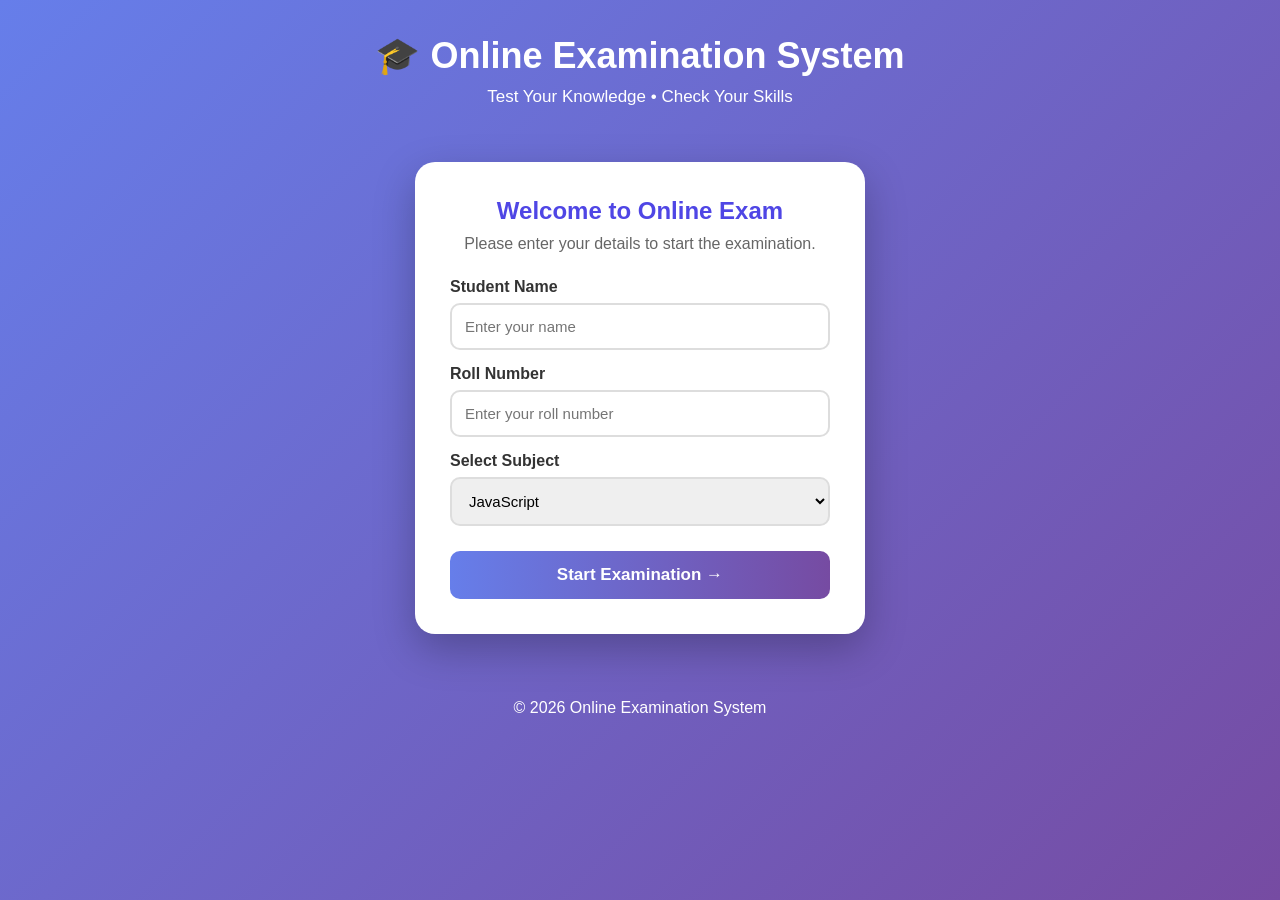
<file: index.html>
<!DOCTYPE html>
<html>
<head>
    <title>Online Examination System</title>
    <link rel="stylesheet" href="style.css">
</head>

<body>

    <div class="header">
        <h1>🎓 Online Examination System</h1>
        <p>Test Your Knowledge • Check Your Skills</p>
    </div>

    <div class="container">

        <div class="card">

            <h2>Welcome to Online Exam</h2>

            <p class="text">
                Please enter your details to start the examination.
            </p>

            <label>Student Name</label>
            <input type="text" id="name" placeholder="Enter your name"><br>

            <label>Roll Number</label>
            <input type="text" id="roll" placeholder="Enter your roll number"><br>

            <label>Select Subject</label>

            <select id="subject"><br>
                <option>JavaScript</option>
                <option>HTML</option>
                <option>CSS</option>
                <option>DBMS</option>
            </select>

            <button onclick="startExam()">
                Start Examination →
            </button>

        </div>

    </div>

    <footer>
        © 2026 Online Examination System
    </footer>

    <script src="script.js"></script>

</body>
</html>
</file>
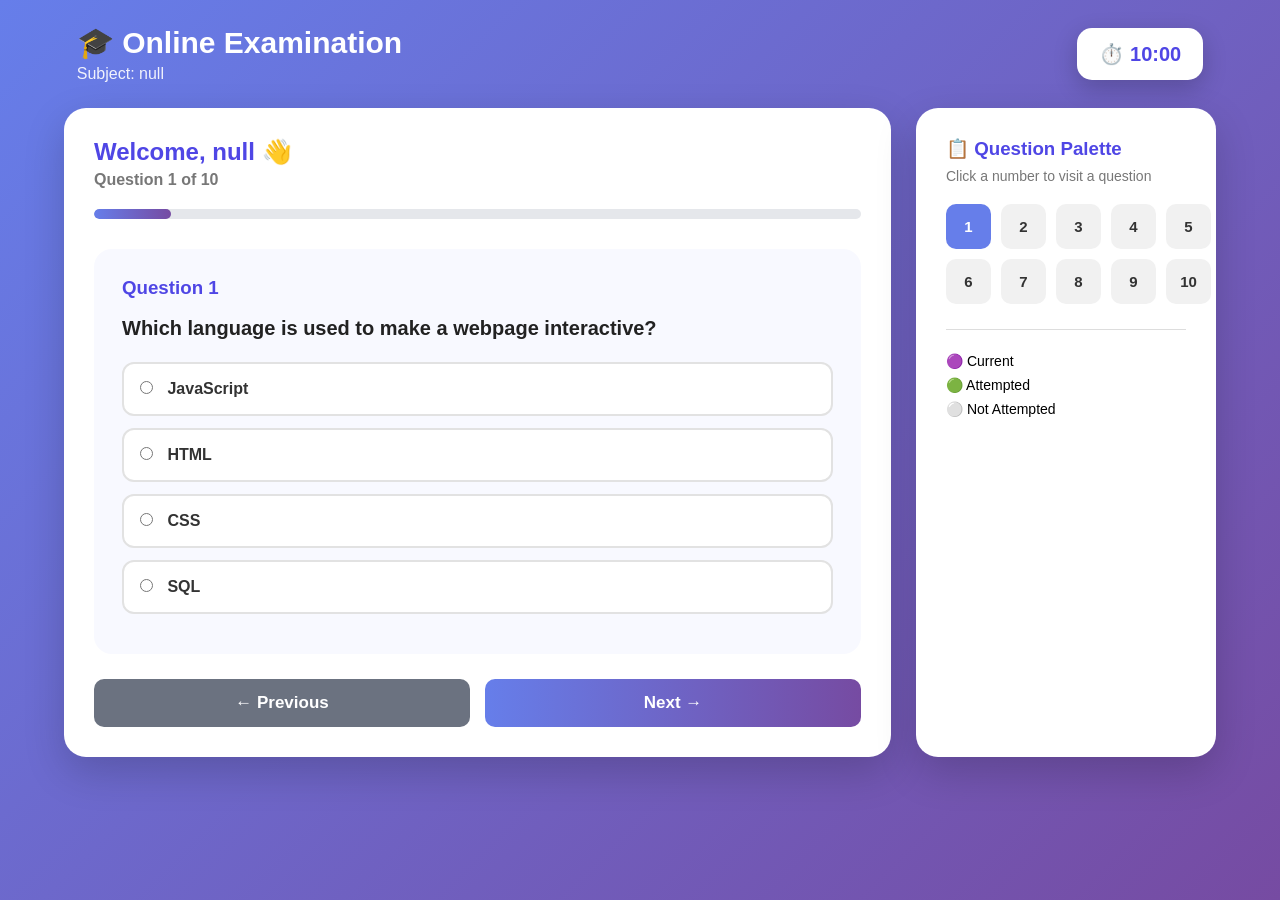
<file: exam.html>
<!DOCTYPE html>
<html>
<head>
    <title>Online Examination</title>
    <link rel="stylesheet" href="style.css">
</head>

<body>

    <div class="exam-header">
        <div>
            <h1>🎓 Online Examination</h1>
            <p id="subjectName">Subject</p>
        </div>

        <div class="exam-timer">
            ⏱️ <span id="time">10:00</span>
        </div>
    </div>


    <div class="exam-container">

        <!-- LEFT SIDE -->
        <div class="question-card">

            <div class="exam-top">
                <div>
                    <h2 id="welcome"></h2>
                    <p id="questionNumber">Question 1 of 10</p>
                </div>
            </div>

            <!-- PROGRESS BAR -->
            <div class="progress-container">
                <div id="progressBar"></div>
            </div>

            <!-- QUESTION -->
            <div id="questionBox"></div>

            <!-- BUTTONS -->
            <div class="exam-buttons">
                <button onclick="previousQuestion()" class="previous-btn">
                    ← Previous
                </button>

                <button onclick="nextQuestion()" class="next-btn">
                    Next →
                </button>
            </div>

        </div>


        <!-- RIGHT SIDE -->
        <div class="palette-card">

            <h3>📋 Question Palette</h3>

            <p class="palette-info">
                Click a number to visit a question
            </p>

            <div id="questionPalette"></div>

            <div class="palette-legend">
                <p>🟣 Current</p>
                <p>🟢 Attempted</p>
                <p>⚪ Not Attempted</p>
            </div>

        </div>

    </div>


    <script src="script.js"></script>

</body>
</html>
</file>
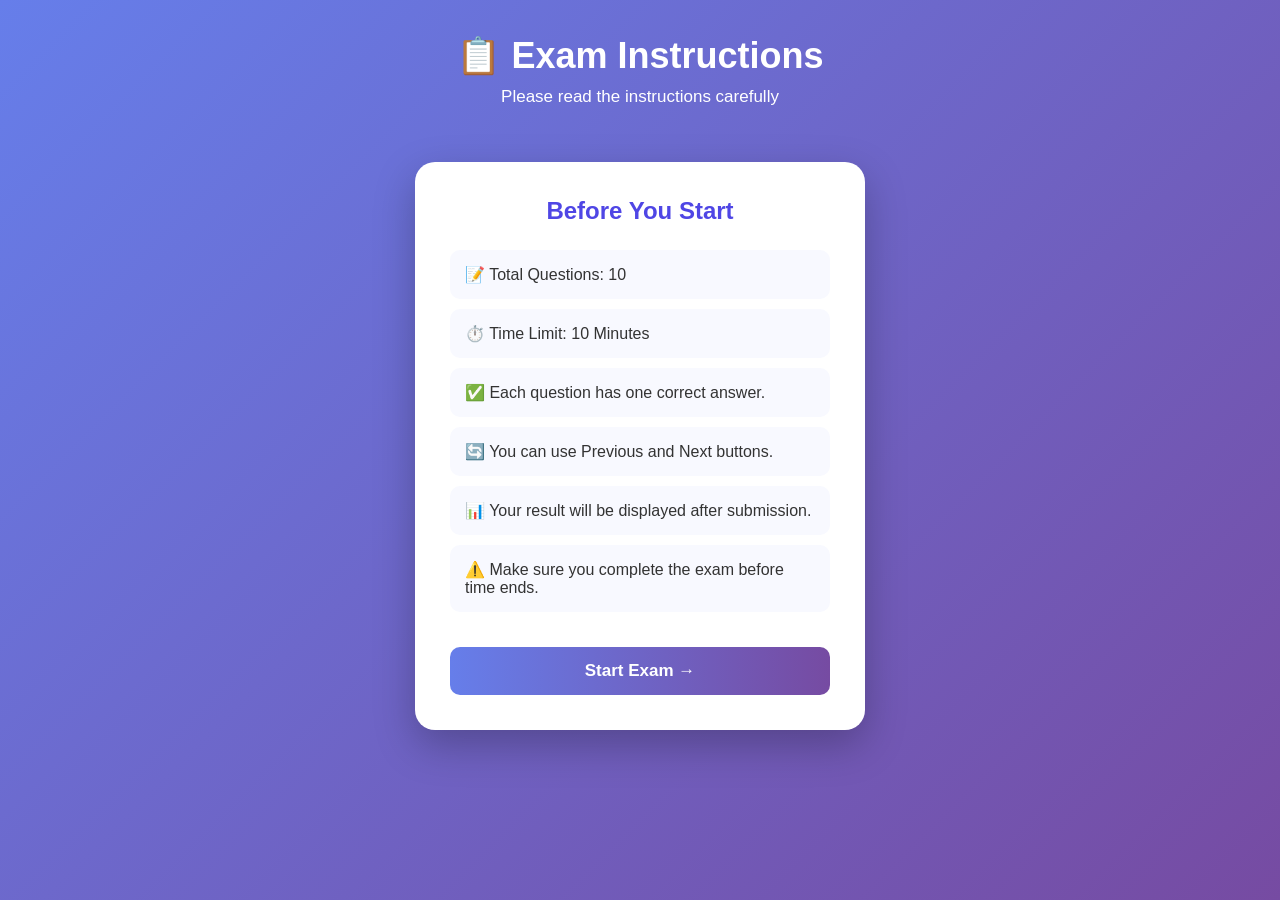
<file: instructions.html>
<!DOCTYPE html>
<html>

<head>
    <title>Exam Instructions</title>
    <link rel="stylesheet" href="style.css">
</head>

<body>

    <div class="header">
        <h1>📋 Exam Instructions</h1>
        <p>Please read the instructions carefully</p>
    </div>

    <div class="container">

        <div class="card instructions-card">

            <h2>Before You Start</h2>

            <ul>
                <li>📝 Total Questions: 10</li>
                <li>⏱️ Time Limit: 10 Minutes</li>
                <li>✅ Each question has one correct answer.</li>
                <li>🔄 You can use Previous and Next buttons.</li>
                <li>📊 Your result will be displayed after submission.</li>
                <li>⚠️ Make sure you complete the exam before time ends.</li>
            </ul>

            <button onclick="goToExam()">
                Start Exam →
            </button>

        </div>

    </div>

    <script>

        function goToExam() {
            window.location.href = "exam.html";
        }

    </script>

</body>

</html>
</file>
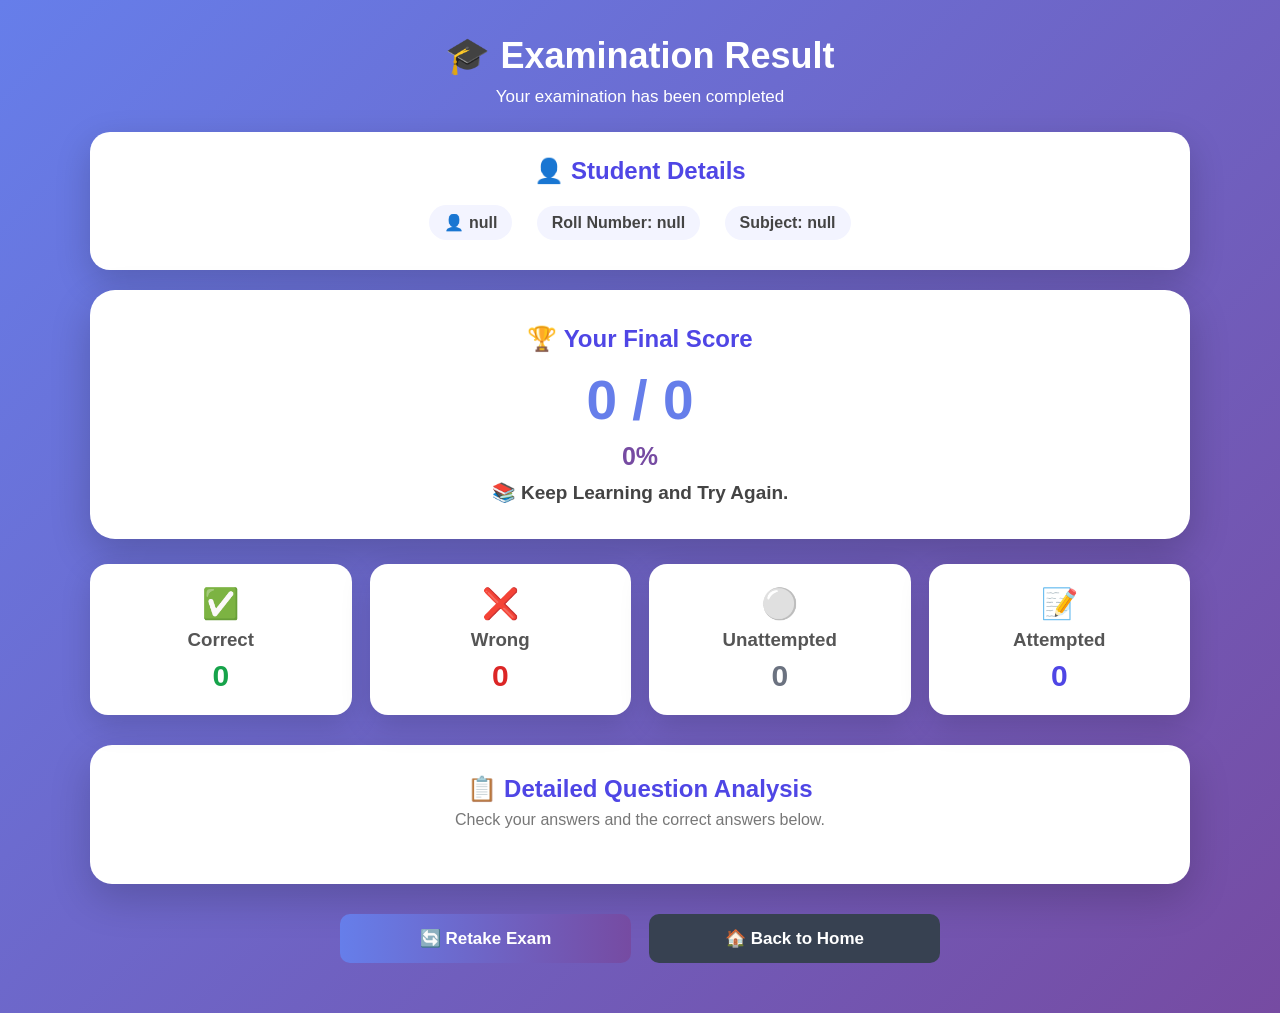
<file: result.html>
<!DOCTYPE html>
<html>

<head>

    <title>Exam Result</title>

    <link rel="stylesheet" href="style.css">

</head>


<body>


    <!-- HEADER -->

    <div class="header result-header">

        <h1>🎓 Examination Result</h1>

        <p>Your examination has been completed</p>

    </div>



    <!-- MAIN RESULT -->

    <div class="result-main">


        <!-- STUDENT INFORMATION -->

        <div class="student-result-card">

            <h2>👤 Student Details</h2>

            <p id="studentName"></p>

            <p id="studentRoll"></p>

            <p id="resultSubject"></p>

        </div>



        <!-- SCORE -->

        <div class="big-result-card">

            <h2>🏆 Your Final Score</h2>

            <div class="score" id="score">
                0 / 10
            </div>

            <p id="percentage">
                0%
            </p>

            <p id="message">
                Result
            </p>

        </div>



        <!-- STATISTICS -->

        <div class="result-statistics">

            <div class="stat-box correct-stat">

                <div class="stat-icon">
                    ✅
                </div>

                <h3>Correct</h3>

                <p id="correctCount">
                    0
                </p>

            </div>



            <div class="stat-box wrong-stat">

                <div class="stat-icon">
                    ❌
                </div>

                <h3>Wrong</h3>

                <p id="wrongCount">
                    0
                </p>

            </div>



            <div class="stat-box unattempted-stat">

                <div class="stat-icon">
                    ⚪
                </div>

                <h3>Unattempted</h3>

                <p id="unattemptedCount">
                    0
                </p>

            </div>



            <div class="stat-box attempted-stat">

                <div class="stat-icon">
                    📝
                </div>

                <h3>Attempted</h3>

                <p id="attemptedCount">
                    0
                </p>

            </div>

        </div>



        <!-- DETAILED ANALYSIS -->

        <div class="analysis-section">

            <div class="analysis-title">

                <h2>📋 Detailed Question Analysis</h2>

                <p>
                    Check your answers and the correct answers below.
                </p>

            </div>


            <div id="analysisBox">

                <!-- Questions will appear here -->

            </div>

        </div>



        <!-- BUTTONS -->

        <div class="result-buttons">

            <button onclick="retakeExam()" class="retake-btn">
                🔄 Retake Exam
            </button>

            <button onclick="goHome()" class="home-btn">
                🏠 Back to Home
            </button>

        </div>


    </div>



    <script src="script.js"></script>

</body>

</html>
</file>
<file: style.css>
* {
    margin: 0;
    padding: 0;
    box-sizing: border-box;
}

body {
    font-family: Arial, sans-serif;
    background: linear-gradient(135deg, #667eea, #764ba2);
    min-height: 100vh;
}

/* Header */

.header {
    text-align: center;
    color: white;
    padding: 35px 20px;
}

.header h1 {
    font-size: 36px;
    margin-bottom: 10px;
}

.header p {
    font-size: 17px;
}

/* Main Card */

.container {
    display: flex;
    justify-content: center;
    align-items: center;
    padding: 20px;
}

.card {
    background: white;
    width: 450px;
    padding: 35px;
    border-radius: 20px;
    box-shadow: 0 15px 40px rgba(0,0,0,0.25);
}

.card h2 {
    text-align: center;
    color: #4f46e5;
    margin-bottom: 10px;
}

.text {
    text-align: center;
    color: #666;
    margin-bottom: 25px;
}

/* Labels */

label {
    display: block;
    margin-top: 15px;
    margin-bottom: 7px;
    font-weight: bold;
    color: #333;
}

/* Input & Select */

input,
select {
    width: 100%;
    padding: 13px;
    border: 2px solid #ddd;
    border-radius: 10px;
    font-size: 15px;
    outline: none;
}

input:focus,
select:focus {
    border-color: #667eea;
}

/* Button */

button {
    width: 100%;
    margin-top: 25px;
    padding: 14px;
    border: none;
    border-radius: 10px;
    background: linear-gradient(90deg, #667eea, #764ba2);
    color: white;
    font-size: 17px;
    font-weight: bold;
    cursor: pointer;
}

button:hover {
    transform: scale(1.02);
}

/* Footer */

footer {
    text-align: center;
    color: white;
    margin-top: 25px;
    padding: 20px;
}
/* Exam Page */

.timer {
    background: #fff3cd;
    color: #856404;
    padding: 12px;
    border-radius: 10px;
    text-align: center;
    font-weight: bold;
    margin: 20px 0;
}

#questionBox {
    background: #f8f9ff;
    padding: 25px;
    border-radius: 15px;
    margin-top: 20px;
}

#questionBox h3 {
    color: #4f46e5;
    margin-bottom: 15px;
}

#questionBox p {
    font-size: 19px;
    font-weight: bold;
    color: #333;
    margin-bottom: 20px;
}

/* Options */

#questionBox label {
    display: block;
    background: white;
    border: 2px solid #e0e0e0;
    padding: 14px;
    margin: 10px 0;
    border-radius: 10px;
    cursor: pointer;
    transition: 0.3s;
}

#questionBox label:hover {
    background: #eef2ff;
    border-color: #667eea;
}

#questionBox input {
    width: auto;
    margin-right: 10px;
}

/* Buttons */

.buttons {
    display: flex;
    gap: 15px;
}

.buttons button {
    flex: 1;
}
/* Result Page */

.result-card {
    text-align: center;
}

.result-card h2 {
    color: #4f46e5;
    font-size: 28px;
}

.result-box {
    background: linear-gradient(135deg, #eef2ff, #f5e8ff);
    padding: 25px;
    border-radius: 15px;
    margin: 25px 0;
}

.result-box h3 {
    color: #555;
}

.score {
    font-size: 50px;
    font-weight: bold;
    color: #667eea;
    margin: 15px;
}

#percentage {
    font-size: 20px;
    font-weight: bold;
}

#message {
    font-size: 18px;
    font-weight: bold;
}

.result-card button {
    margin-top: 12px;
}
/* Instructions */

.instructions-card h2 {
    color: #4f46e5;
    text-align: center;
    margin-bottom: 25px;
}

.instructions-card ul {
    list-style: none;
    padding: 0;
}

.instructions-card li {
    background: #f8f9ff;
    padding: 15px;
    margin: 10px 0;
    border-radius: 10px;
    color: #333;
    font-size: 16px;
}

.instructions-card li:hover {
    background: #eef2ff;
}
/* =================================
   ADVANCED EXAM DESIGN
================================= */

.exam-header {
    display: flex;
    justify-content: space-between;
    align-items: center;
    padding: 25px 6%;
    color: white;
}

.exam-header h1 {
    font-size: 30px;
    margin-bottom: 5px;
}

.exam-header p {
    opacity: 0.9;
}

.exam-timer {
    background: white;
    color: #4f46e5;
    padding: 14px 22px;
    border-radius: 15px;
    font-size: 20px;
    font-weight: bold;
    box-shadow: 0 8px 25px rgba(0,0,0,0.2);
}

.exam-container {
    width: 90%;
    max-width: 1200px;
    margin: auto;
    display: grid;
    grid-template-columns: 1fr 300px;
    gap: 25px;
    padding-bottom: 40px;
}

.question-card,
.palette-card {
    background: white;
    border-radius: 22px;
    padding: 30px;
    box-shadow: 0 15px 40px rgba(0,0,0,0.18);
}

.exam-top {
    display: flex;
    justify-content: space-between;
    align-items: center;
}

.exam-top h2 {
    color: #4f46e5;
    margin-bottom: 5px;
}

#questionNumber {
    color: #777;
    font-weight: bold;
}

/* Progress Bar */

.progress-container {
    width: 100%;
    height: 10px;
    background: #e5e7eb;
    border-radius: 20px;
    margin: 20px 0 30px;
    overflow: hidden;
}

#progressBar {
    height: 100%;
    width: 10%;
    background: linear-gradient(90deg, #667eea, #764ba2);
    border-radius: 20px;
    transition: width 0.4s;
}

/* Question */

#questionBox {
    background: #f8f9ff;
    padding: 28px;
    border-radius: 18px;
}

#questionBox h3 {
    color: #4f46e5;
    margin-bottom: 18px;
}

#questionBox p {
    font-size: 20px;
    font-weight: bold;
    color: #222;
    margin-bottom: 22px;
}

/* Options */

#questionBox label {
    display: block;
    background: white;
    border: 2px solid #e2e2e2;
    padding: 16px;
    margin: 12px 0;
    border-radius: 12px;
    cursor: pointer;
    transition: 0.3s;
}

#questionBox label:hover {
    border-color: #667eea;
    background: #f0f2ff;
    transform: translateX(3px);
}

#questionBox input {
    width: auto;
    margin-right: 10px;
}

/* Buttons */

.exam-buttons {
    display: flex;
    gap: 15px;
    margin-top: 25px;
}

.exam-buttons button {
    margin-top: 0;
}

.previous-btn {
    background: #6b7280;
}

.next-btn {
    background: linear-gradient(90deg, #667eea, #764ba2);
}


/* Question Palette */

.palette-card h3 {
    color: #4f46e5;
    margin-bottom: 8px;
}

.palette-info {
    color: #777;
    font-size: 14px;
    margin-bottom: 20px;
}

#questionPalette {
    display: grid;
    grid-template-columns: repeat(5, 1fr);
    gap: 10px;
}

.palette-btn {
    width: 45px;
    height: 45px;
    padding: 0;
    margin: 0;
    border-radius: 10px;
    background: #f1f1f1;
    color: #333;
    font-size: 15px;
}

.palette-btn.current {
    background: #667eea;
    color: white;
}

.palette-btn.attempted {
    background: #22c55e;
    color: white;
}

.palette-legend {
    margin-top: 25px;
    padding-top: 15px;
    border-top: 1px solid #ddd;
}

.palette-legend p {
    font-size: 14px;
    margin: 8px 0;
}


/* Mobile */

@media (max-width: 800px) {

    .exam-header {
        flex-direction: column;
        gap: 15px;
        text-align: center;
    }

    .exam-container {
        grid-template-columns: 1fr;
        width: 95%;
    }

    .palette-card {
        order: 2;
    }

}
/* ==========================================
   ADVANCED RESULT PAGE
========================================== */


/* Result Header */

.result-header {
    padding-bottom: 25px;
}


/* Main Result Container */

.result-main {
    width: 90%;
    max-width: 1100px;
    margin: auto;
    padding-bottom: 50px;
}


/* Student Details */

.student-result-card {

    background: white;

    padding: 25px;

    border-radius: 20px;

    box-shadow: 0 12px 35px rgba(0,0,0,0.18);

    margin-bottom: 20px;

    text-align: center;
}


.student-result-card h2 {

    color: #4f46e5;

    margin-bottom: 15px;
}


.student-result-card p {

    display: inline-block;

    margin: 5px 10px;

    padding: 8px 15px;

    background: #f3f4ff;

    border-radius: 20px;

    color: #444;

    font-weight: bold;
}



/* Big Score Card */

.big-result-card {

    background: white;

    padding: 35px;

    border-radius: 25px;

    text-align: center;

    box-shadow: 0 15px 40px rgba(0,0,0,0.2);

    margin-bottom: 25px;
}


.big-result-card h2 {

    color: #4f46e5;

    margin-bottom: 15px;
}


.big-result-card .score {

    font-size: 55px;

    font-weight: bold;

    color: #667eea;

    margin: 10px;
}


.big-result-card #percentage {

    font-size: 25px;

    font-weight: bold;

    color: #764ba2;

    margin: 10px;
}


.big-result-card #message {

    font-size: 19px;

    font-weight: bold;

    color: #444;

    margin-top: 10px;
}



/* Statistics */

.result-statistics {

    display: grid;

    grid-template-columns:
        repeat(4, 1fr);

    gap: 18px;

    margin-bottom: 30px;
}


.stat-box {

    background: white;

    padding: 22px;

    border-radius: 18px;

    text-align: center;

    box-shadow: 0 10px 30px rgba(0,0,0,0.15);

    transition: 0.3s;
}


.stat-box:hover {

    transform: translateY(-5px);

}


.stat-icon {

    font-size: 30px;

    margin-bottom: 8px;
}


.stat-box h3 {

    color: #555;

    margin-bottom: 8px;
}


.stat-box p {

    font-size: 30px;

    font-weight: bold;

    margin: 0;
}


.correct-stat p {

    color: #16a34a;
}


.wrong-stat p {

    color: #dc2626;
}


.unattempted-stat p {

    color: #6b7280;
}


.attempted-stat p {

    color: #4f46e5;
}



/* Detailed Analysis Section */

.analysis-section {

    background: white;

    padding: 30px;

    border-radius: 22px;

    box-shadow: 0 15px 40px rgba(0,0,0,0.18);

    margin-bottom: 30px;
}


.analysis-title {

    text-align: center;

    margin-bottom: 25px;
}


.analysis-title h2 {

    color: #4f46e5;

    margin-bottom: 8px;
}


.analysis-title p {

    color: #777;

}



/* Individual Question Card */

.analysis-card {

    border: 2px solid #e5e7eb;

    border-radius: 16px;

    padding: 22px;

    margin-bottom: 18px;

    background: #fafafa;

    transition: 0.3s;
}


.analysis-card:hover {

    transform: translateY(-2px);

    box-shadow: 0 8px 20px rgba(0,0,0,0.08);
}



/* Correct Question */

.correct-card {

    border-left: 6px solid #22c55e;

    background: #f0fdf4;
}



/* Wrong Question */

.wrong-card {

    border-left: 6px solid #ef4444;

    background: #fef2f2;
}



/* Unattempted Question */

.unattempted-card {

    border-left: 6px solid #9ca3af;

    background: #f9fafb;
}



/* Analysis Header */

.analysis-header {

    display: flex;

    justify-content: space-between;

    align-items: center;

    margin-bottom: 15px;
}


.analysis-header h3 {

    color: #4f46e5;

    margin: 0;
}



/* Status */

.status-badge {

    padding: 7px 14px;

    border-radius: 20px;

    background: white;

    font-size: 14px;

    font-weight: bold;

    box-shadow: 0 3px 10px rgba(0,0,0,0.08);
}



/* Question */

.analysis-question {

    font-size: 18px;

    font-weight: bold;

    color: #222;

    margin-bottom: 18px;

    line-height: 1.5;
}



/* Answer Rows */

.answer-row {

    display: flex;

    justify-content: space-between;

    gap: 20px;

    padding: 13px 15px;

    border-radius: 10px;

    margin-top: 10px;

    font-size: 15px;
}


.answer-row strong {

    min-width: 140px;
}


.answer-row span {

    text-align: right;

    font-weight: bold;

    word-break: break-word;
}



/* Your Answer */

.your-answer {

    background: white;

    border: 1px solid #ddd;
}



/* Correct Answer */

.correct-answer {

    background: #ecfdf5;

    border: 1px solid #bbf7d0;
}


.correct-answer strong {

    color: #15803d;
}


.correct-answer span {

    color: #15803d;
}



/* Result Buttons */

.result-buttons {

    display: flex;

    gap: 18px;

    max-width: 600px;

    margin: auto;
}


.result-buttons button {

    flex: 1;

    margin-top: 0;
}


.retake-btn {

    background:
        linear-gradient(
            90deg,
            #667eea,
            #764ba2
        );
}


.home-btn {

    background: #374151;
}



/* Mobile Responsive */

@media (max-width: 800px) {

    .result-statistics {

        grid-template-columns:
            repeat(2, 1fr);

    }

}


@media (max-width: 600px) {

    .result-main {

        width: 94%;
    }


    .student-result-card p {

        display: block;

        margin: 8px 0;
    }


    .result-statistics {

        grid-template-columns: 1fr 1fr;

        gap: 10px;
    }


    .analysis-section {

        padding: 18px;
    }


    .analysis-card {

        padding: 16px;
    }


    .analysis-header {

        align-items: flex-start;

        gap: 10px;

        flex-direction: column;
    }


    .answer-row {

        flex-direction: column;

        gap: 5px;
    }


    .answer-row span {

        text-align: left;
    }


    .result-buttons {

        flex-direction: column;
    }

}
</file>
